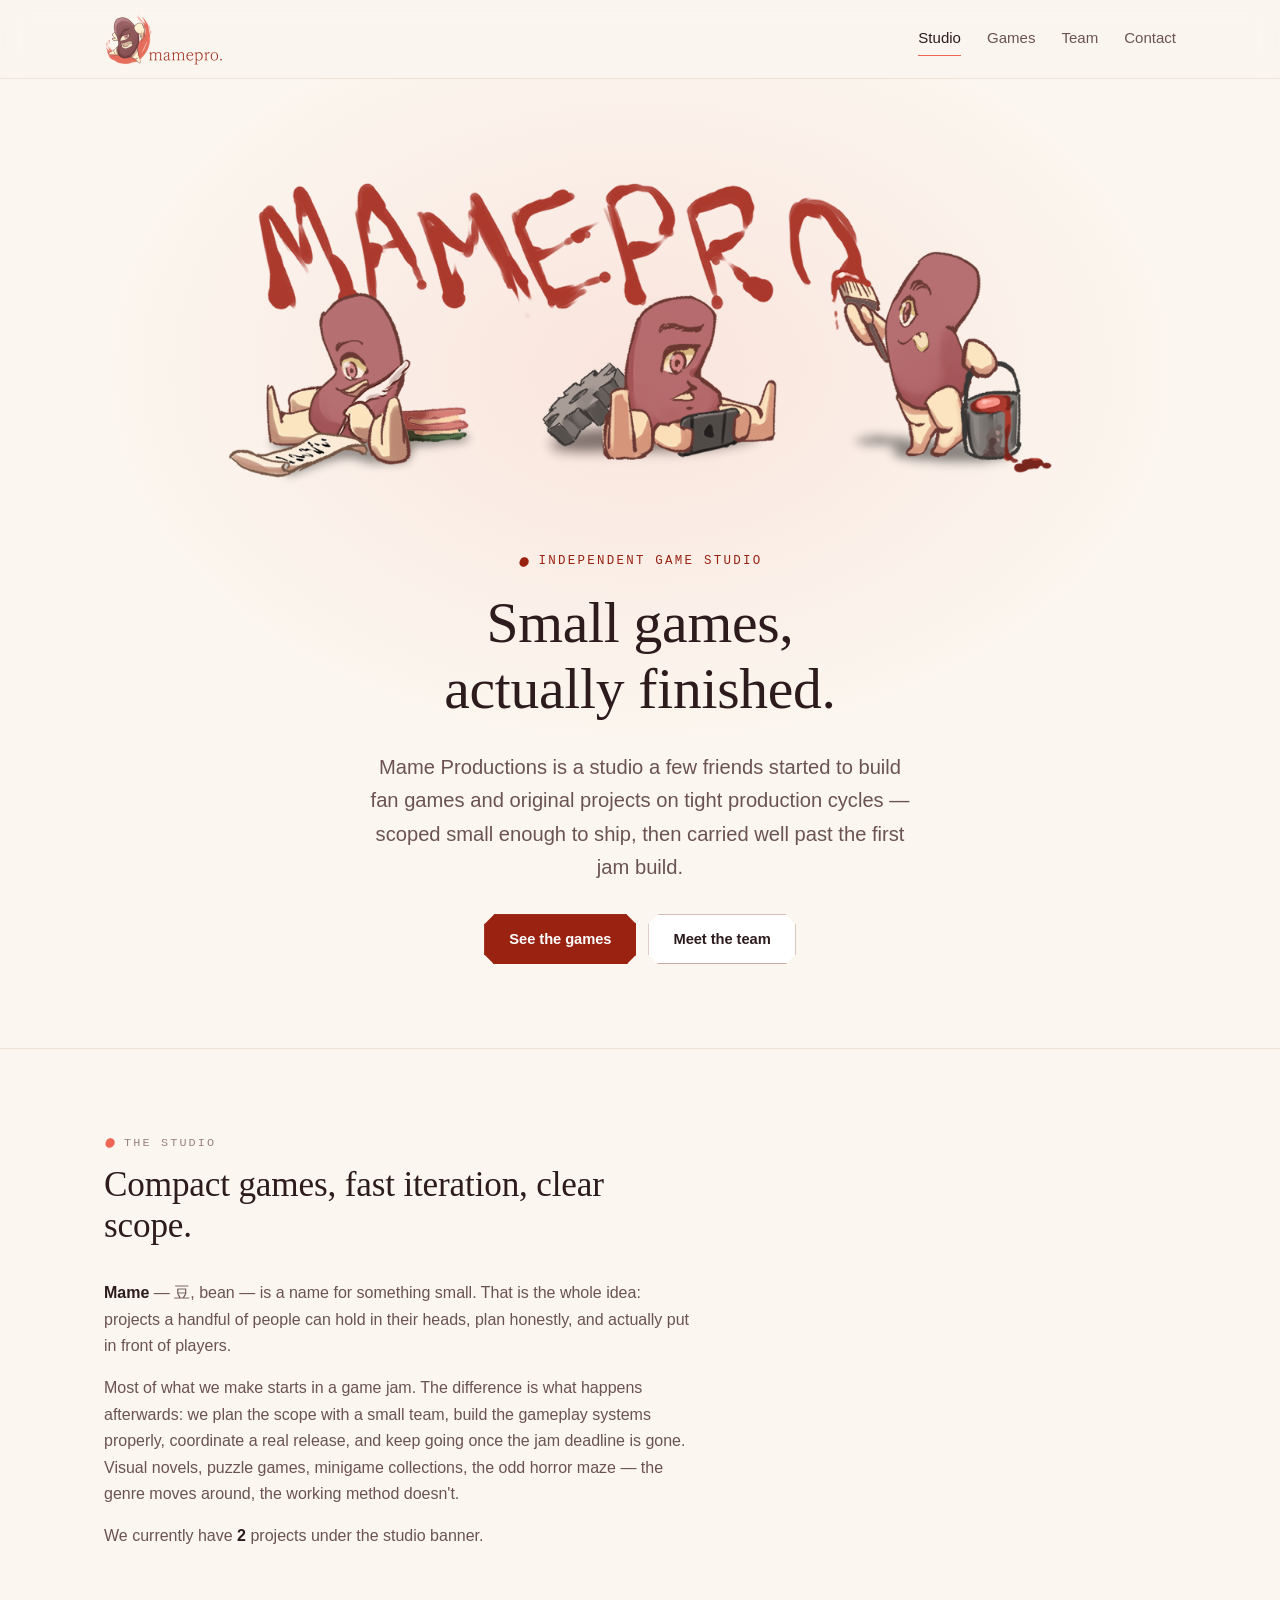
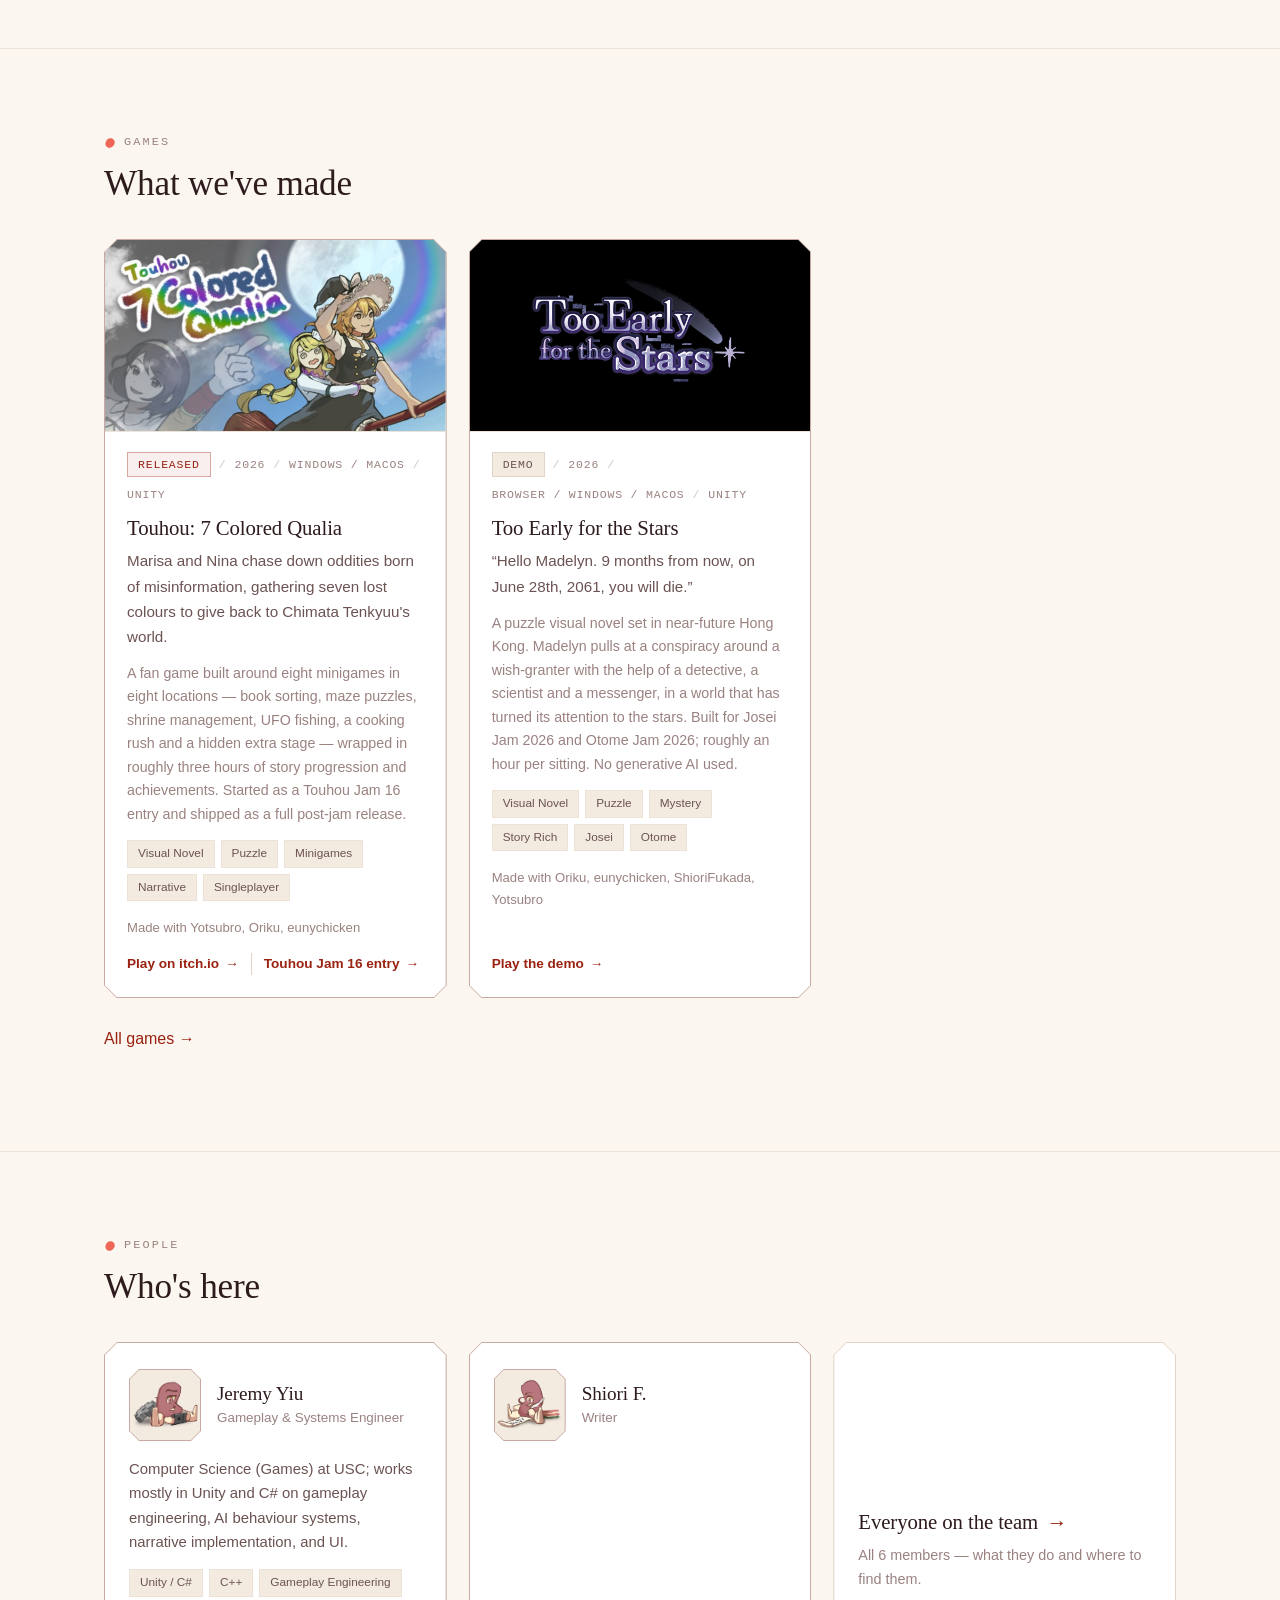
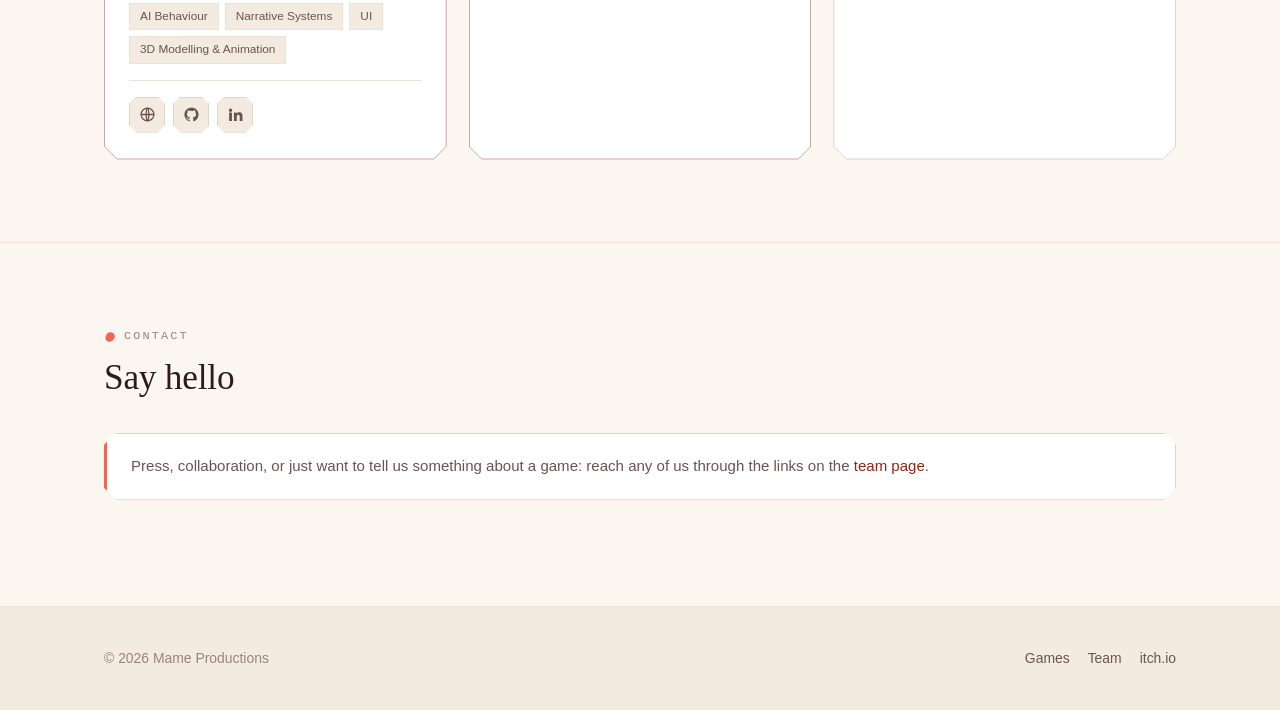
<file: index.html>
<!DOCTYPE html>
<html lang="en">
<head>
<meta charset="utf-8">
<meta name="viewport" content="width=device-width, initial-scale=1">
<title>Mame Productions — small games, finished</title>
<meta name="description" content="Mame Productions is a small independent game studio building compact games with fast iteration and a clear scope.">
<link rel="canonical" href="https://mameproduction.com/">
<meta property="og:url" content="https://mameproduction.com/">
<meta property="og:site_name" content="Mame Productions">
<meta property="og:title" content="Mame Productions">
<meta property="og:description" content="A small independent game studio building compact games with fast iteration and a clear scope.">
<meta property="og:type" content="website">
<meta property="og:image" content="https://mameproduction.com/assets/img/brand/mamepro-hero.png">
<meta property="og:image:width" content="1130">
<meta property="og:image:height" content="440">
<meta property="og:image:alt" content="Three bean characters writing, playing and painting beneath MAMEPRO brushed in red">
<meta name="twitter:card" content="summary_large_image">
<link rel="icon" type="image/png" sizes="64x64" href="assets/img/brand/favicon-64.png">
<link rel="apple-touch-icon" href="assets/img/brand/favicon-180.png">
<link rel="stylesheet" href="assets/css/style.css">
</head>
<body>

<a class="skip-link" href="#main">Skip to content</a>

<header class="site-header">
  <div class="wrap">
    <a class="brand" href="index.html" aria-label="Mame Productions home">
      <img src="assets/img/brand/mamepro-logo-480.png" alt="mamepro." width="480" height="240">
    </a>
    <button class="nav-toggle" type="button" aria-expanded="false" aria-controls="nav" aria-label="Menu">
      <svg width="20" height="20" viewBox="0 0 24 24" fill="none" stroke="currentColor" stroke-width="2" stroke-linecap="round"><path d="M4 7h16M4 12h16M4 17h16"/></svg>
    </button>
    <nav class="nav" id="nav">
      <a href="index.html" aria-current="page">Studio</a>
      <a href="games.html">Games</a>
      <a href="team.html">Team</a>
      <a href="#contact">Contact</a>
    </nav>
  </div>
</header>

<main id="main">

  <section class="hero">
    <div class="wrap">
      <div class="hero-banner">
        <img src="assets/img/brand/mamepro-hero.png" alt="Three bean characters writing, playing and painting beneath MAMEPRO brushed in red" width="1130" height="440" fetchpriority="high">
      </div>
      <div class="hero-copy">
        <p class="eyebrow">
          <svg class="bean" viewBox="0 0 12 12" aria-hidden="true"><path d="M3.5 2.2C5.2.7 8 1 9.6 2.6c1.8 1.8 1.5 4.6-.4 6.4-1.6 1.5-3.4 2.3-5.4 1.4C1.7 9.5 1 7.4 1.6 5.6c.4-1.3 1-2.6 1.9-3.4Z"/></svg>
          Independent game studio
        </p>
        <h1>Small games,<br>actually finished.</h1>
        <p class="lede">
          Mame Productions is a studio a few friends started to build fan games and
          original projects on tight production cycles &mdash; scoped small enough to
          ship, then carried well past the first jam build.
        </p>
        <div class="hero-actions">
          <a class="btn btn-primary chamfer" href="games.html">See the games</a>
          <a class="btn chamfer" href="team.html">Meet the team</a>
        </div>
      </div>
    </div>
  </section>

  <section class="section" id="studio">
    <div class="wrap">
      <div class="section-head">
        <p class="kicker">
          <svg class="bean" viewBox="0 0 12 12" aria-hidden="true"><path d="M3.5 2.2C5.2.7 8 1 9.6 2.6c1.8 1.8 1.5 4.6-.4 6.4-1.6 1.5-3.4 2.3-5.4 1.4C1.7 9.5 1 7.4 1.6 5.6c.4-1.3 1-2.6 1.9-3.4Z"/></svg>
          The studio
        </p>
        <h2>Compact games, fast iteration, clear scope.</h2>
      </div>
      <div class="prose">
        <p>
          <strong>Mame</strong> &mdash; 豆, bean &mdash; is a name for something small.
          That is the whole idea: projects a handful of people can hold in their heads,
          plan honestly, and actually put in front of players.
        </p>
        <p>
          Most of what we make starts in a game jam. The difference is what happens
          afterwards: we plan the scope with a small team, build the gameplay systems
          properly, coordinate a real release, and keep going once the jam deadline is
          gone. Visual novels, puzzle games, minigame collections, the odd horror maze
          &mdash; the genre moves around, the working method doesn't.
        </p>
        <p>
          We currently have <strong data-count="games">2</strong> projects under the
          studio banner.
        </p>
      </div>
    </div>
  </section>

  <section class="section" id="games">
    <div class="wrap">
      <div class="section-head">
        <p class="kicker">
          <svg class="bean" viewBox="0 0 12 12" aria-hidden="true"><path d="M3.5 2.2C5.2.7 8 1 9.6 2.6c1.8 1.8 1.5 4.6-.4 6.4-1.6 1.5-3.4 2.3-5.4 1.4C1.7 9.5 1 7.4 1.6 5.6c.4-1.3 1-2.6 1.9-3.4Z"/></svg>
          Games
        </p>
        <h2>What we've made</h2>
      </div>
      <div class="game-grid" data-games="studio"></div>
      <p style="margin-top:28px"><a href="games.html">All games &rarr;</a></p>
    </div>
  </section>

  <section class="section" id="team">
    <div class="wrap">
      <div class="section-head">
        <p class="kicker">
          <svg class="bean" viewBox="0 0 12 12" aria-hidden="true"><path d="M3.5 2.2C5.2.7 8 1 9.6 2.6c1.8 1.8 1.5 4.6-.4 6.4-1.6 1.5-3.4 2.3-5.4 1.4C1.7 9.5 1 7.4 1.6 5.6c.4-1.3 1-2.6 1.9-3.4Z"/></svg>
          People
        </p>
        <h2>Who's here</h2>
      </div>
      <div class="team-grid" data-team="preview"></div>
    </div>
  </section>

  <section class="section" id="contact">
    <div class="wrap">
      <div class="section-head">
        <p class="kicker">
          <svg class="bean" viewBox="0 0 12 12" aria-hidden="true"><path d="M3.5 2.2C5.2.7 8 1 9.6 2.6c1.8 1.8 1.5 4.6-.4 6.4-1.6 1.5-3.4 2.3-5.4 1.4C1.7 9.5 1 7.4 1.6 5.6c.4-1.3 1-2.6 1.9-3.4Z"/></svg>
          Contact
        </p>
        <h2>Say hello</h2>
      </div>
      <div class="callout chamfer" style="--chamfer:12px">
        <p>
          Press, collaboration, or just want to tell us something about a game:
          reach any of us through the links on the <a href="team.html">team page</a>.
        </p>
      </div>
    </div>
  </section>

</main>

<footer class="site-footer">
  <div class="wrap">
    <p>&copy; <span data-year>2026</span> Mame Productions</p>
    <nav class="footer-links">
      <a href="games.html">Games</a>
      <a href="team.html">Team</a>
      <a href="https://oriku.itch.io" target="_blank" rel="noopener">itch.io</a>
    </nav>
  </div>
</footer>

<script src="data/games.js"></script>
<script src="data/members.js"></script>
<script src="assets/js/main.js"></script>
</body>
</html>
</file>
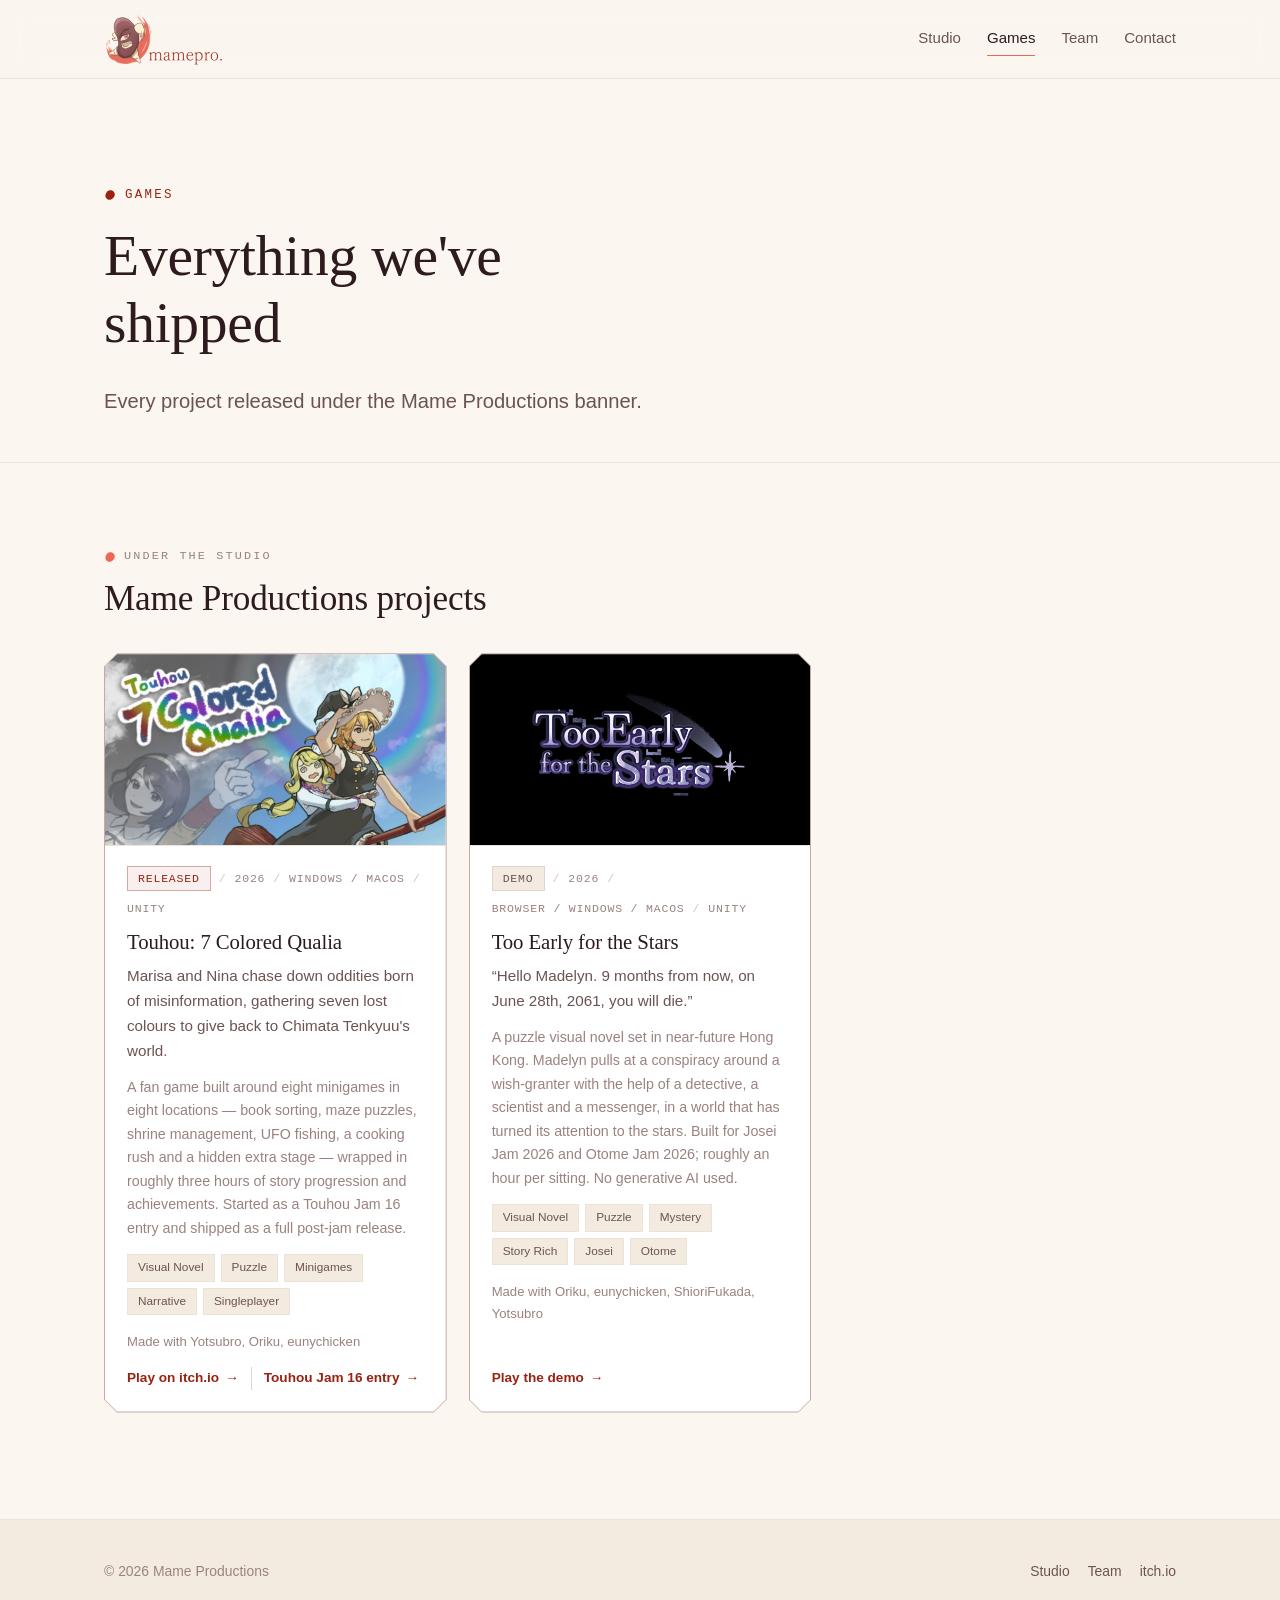
<file: games.html>
<!DOCTYPE html>
<html lang="en">
<head>
<meta charset="utf-8">
<meta name="viewport" content="width=device-width, initial-scale=1">
<title>Games — Mame Productions</title>
<meta name="description" content="Games made at Mame Productions.">
<link rel="canonical" href="https://mameproduction.com/games.html">
<meta property="og:url" content="https://mameproduction.com/games.html">
<meta property="og:site_name" content="Mame Productions">
<meta property="og:title" content="Games — Mame Productions">
<meta property="og:description" content="Games made at Mame Productions.">
<meta property="og:type" content="website">
<meta property="og:image" content="https://mameproduction.com/assets/img/brand/mamepro-hero.png">
<meta property="og:image:width" content="1130">
<meta property="og:image:height" content="440">
<meta property="og:image:alt" content="Three bean characters writing, playing and painting beneath MAMEPRO brushed in red">
<meta name="twitter:card" content="summary_large_image">
<link rel="icon" type="image/png" sizes="64x64" href="assets/img/brand/favicon-64.png">
<link rel="apple-touch-icon" href="assets/img/brand/favicon-180.png">
<link rel="stylesheet" href="assets/css/style.css">
</head>
<body>

<a class="skip-link" href="#main">Skip to content</a>

<header class="site-header">
  <div class="wrap">
    <a class="brand" href="index.html" aria-label="Mame Productions home">
      <img src="assets/img/brand/mamepro-logo-480.png" alt="mamepro." width="480" height="240">
    </a>
    <button class="nav-toggle" type="button" aria-expanded="false" aria-controls="nav" aria-label="Menu">
      <svg width="20" height="20" viewBox="0 0 24 24" fill="none" stroke="currentColor" stroke-width="2" stroke-linecap="round"><path d="M4 7h16M4 12h16M4 17h16"/></svg>
    </button>
    <nav class="nav" id="nav">
      <a href="index.html">Studio</a>
      <a href="games.html" aria-current="page">Games</a>
      <a href="team.html">Team</a>
      <a href="index.html#contact">Contact</a>
    </nav>
  </div>
</header>

<main id="main">

  <section class="hero is-plain" style="padding-bottom:24px">
    <div class="wrap"><div class="hero-copy">
      <p class="eyebrow">
        <svg class="bean" viewBox="0 0 12 12" aria-hidden="true"><path d="M3.5 2.2C5.2.7 8 1 9.6 2.6c1.8 1.8 1.5 4.6-.4 6.4-1.6 1.5-3.4 2.3-5.4 1.4C1.7 9.5 1 7.4 1.6 5.6c.4-1.3 1-2.6 1.9-3.4Z"/></svg>
        Games
      </p>
      <h1>Everything we've shipped</h1>
      <p class="lede">
        Every project released under the Mame Productions banner.
      </p>
    </div></div>
  </section>

  <section class="section">
    <div class="wrap">
      <div class="section-head">
        <p class="kicker">
          <svg class="bean" viewBox="0 0 12 12" aria-hidden="true"><path d="M3.5 2.2C5.2.7 8 1 9.6 2.6c1.8 1.8 1.5 4.6-.4 6.4-1.6 1.5-3.4 2.3-5.4 1.4C1.7 9.5 1 7.4 1.6 5.6c.4-1.3 1-2.6 1.9-3.4Z"/></svg>
          Under the studio
        </p>
        <h2>Mame Productions projects</h2>
      </div>
      <div class="game-grid" data-games="studio"></div>
    </div>
  </section>


</main>

<footer class="site-footer">
  <div class="wrap">
    <p>&copy; <span data-year>2026</span> Mame Productions</p>
    <nav class="footer-links">
      <a href="index.html">Studio</a>
      <a href="team.html">Team</a>
      <a href="https://oriku.itch.io" target="_blank" rel="noopener">itch.io</a>
    </nav>
  </div>
</footer>

<script src="data/games.js"></script>
<script src="data/members.js"></script>
<script src="assets/js/main.js"></script>
</body>
</html>
</file>
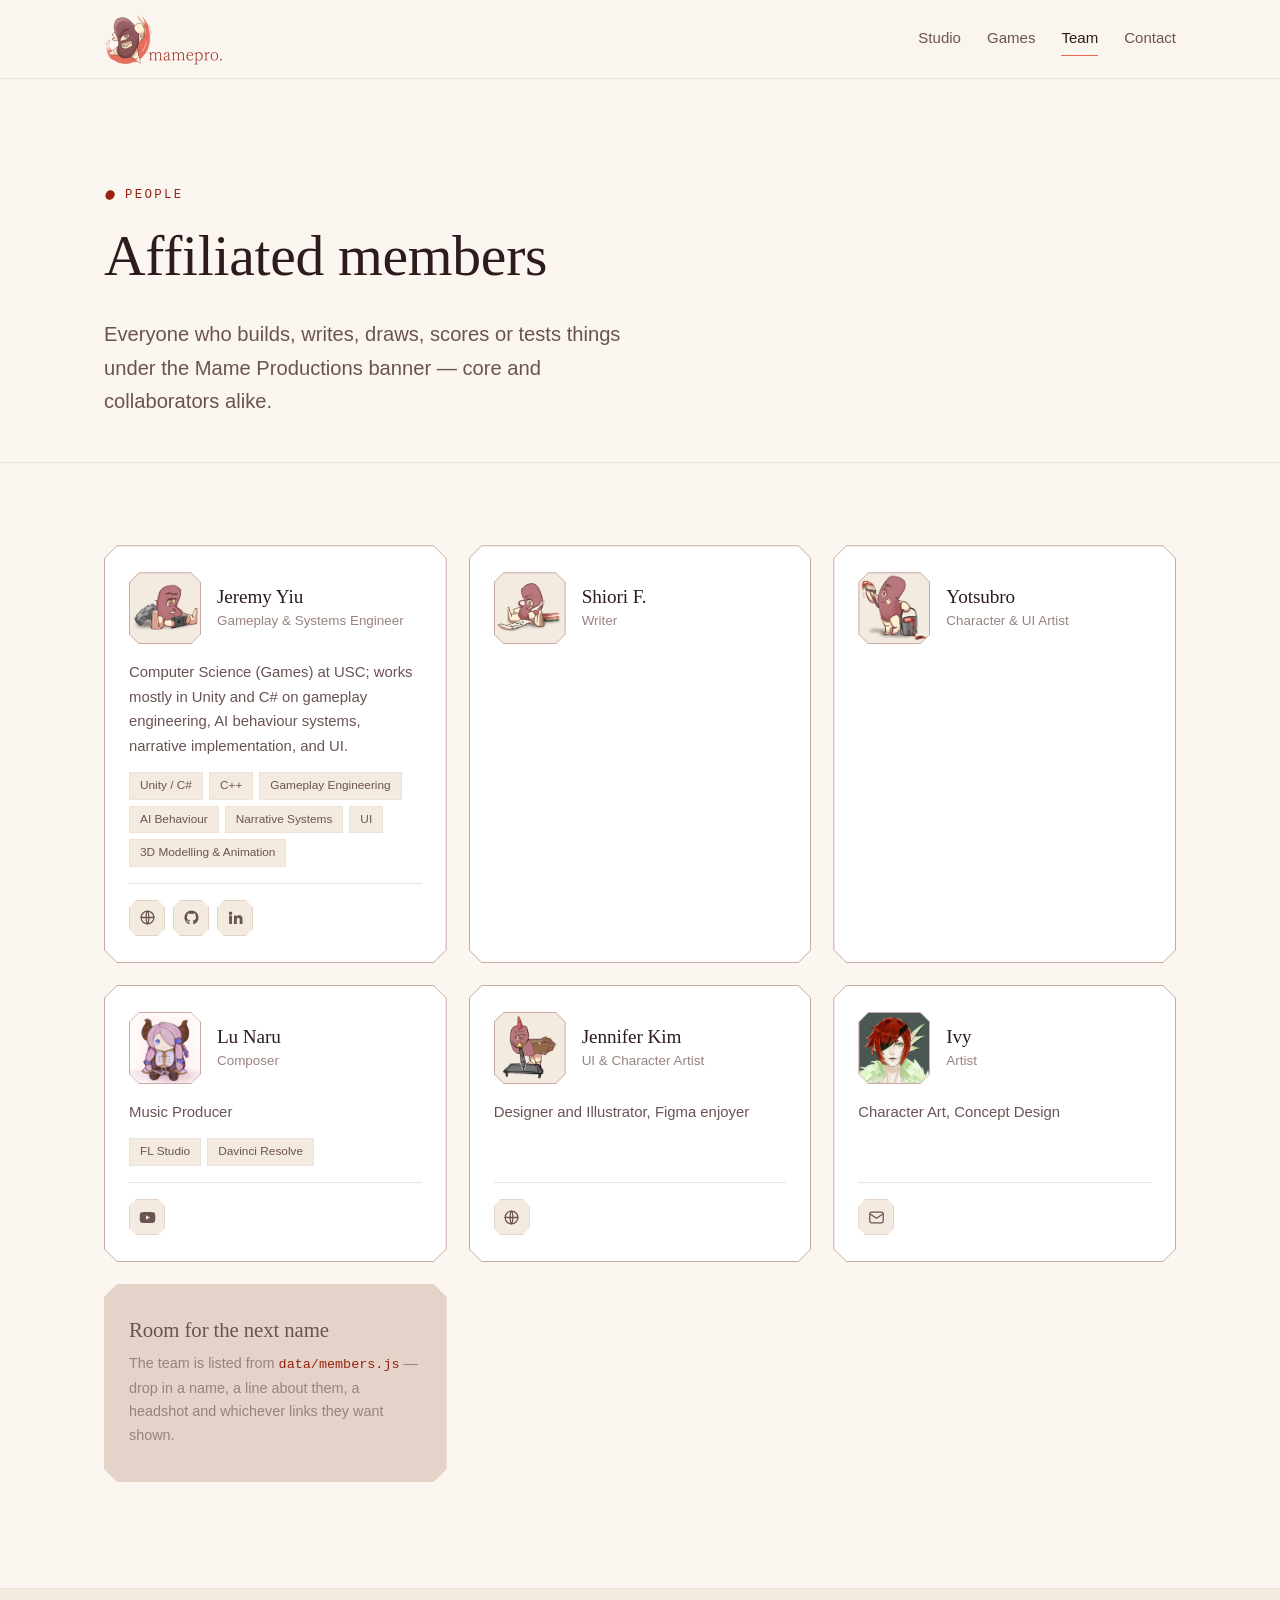
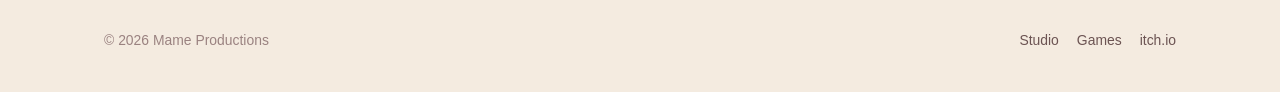
<file: team.html>
<!DOCTYPE html>
<html lang="en">
<head>
<meta charset="utf-8">
<meta name="viewport" content="width=device-width, initial-scale=1">
<title>Team — Mame Productions</title>
<meta name="description" content="The people affiliated with Mame Productions.">
<link rel="canonical" href="https://mameproduction.com/team.html">
<meta property="og:url" content="https://mameproduction.com/team.html">
<meta property="og:site_name" content="Mame Productions">
<meta property="og:title" content="Team — Mame Productions">
<meta property="og:description" content="The people affiliated with Mame Productions.">
<meta property="og:type" content="website">
<meta property="og:image" content="https://mameproduction.com/assets/img/brand/mamepro-hero.png">
<meta property="og:image:width" content="1130">
<meta property="og:image:height" content="440">
<meta property="og:image:alt" content="Three bean characters writing, playing and painting beneath MAMEPRO brushed in red">
<meta name="twitter:card" content="summary_large_image">
<link rel="icon" type="image/png" sizes="64x64" href="assets/img/brand/favicon-64.png">
<link rel="apple-touch-icon" href="assets/img/brand/favicon-180.png">
<link rel="stylesheet" href="assets/css/style.css">
</head>
<body>

<a class="skip-link" href="#main">Skip to content</a>

<header class="site-header">
  <div class="wrap">
    <a class="brand" href="index.html" aria-label="Mame Productions home">
      <img src="assets/img/brand/mamepro-logo-480.png" alt="mamepro." width="480" height="240">
    </a>
    <button class="nav-toggle" type="button" aria-expanded="false" aria-controls="nav" aria-label="Menu">
      <svg width="20" height="20" viewBox="0 0 24 24" fill="none" stroke="currentColor" stroke-width="2" stroke-linecap="round"><path d="M4 7h16M4 12h16M4 17h16"/></svg>
    </button>
    <nav class="nav" id="nav">
      <a href="index.html">Studio</a>
      <a href="games.html">Games</a>
      <a href="team.html" aria-current="page">Team</a>
      <a href="index.html#contact">Contact</a>
    </nav>
  </div>
</header>

<main id="main">

  <section class="hero is-plain" style="padding-bottom:24px">
    <div class="wrap"><div class="hero-copy">
      <p class="eyebrow">
        <svg class="bean" viewBox="0 0 12 12" aria-hidden="true"><path d="M3.5 2.2C5.2.7 8 1 9.6 2.6c1.8 1.8 1.5 4.6-.4 6.4-1.6 1.5-3.4 2.3-5.4 1.4C1.7 9.5 1 7.4 1.6 5.6c.4-1.3 1-2.6 1.9-3.4Z"/></svg>
        People
      </p>
      <h1>Affiliated members</h1>
      <p class="lede">
        Everyone who builds, writes, draws, scores or tests things under the Mame
        Productions banner &mdash; core and collaborators alike.
      </p>
    </div></div>
  </section>

  <section class="section">
    <div class="wrap">
      <div class="team-grid" data-team="full"></div>
    </div>
  </section>

</main>

<footer class="site-footer">
  <div class="wrap">
    <p>&copy; <span data-year>2026</span> Mame Productions</p>
    <nav class="footer-links">
      <a href="index.html">Studio</a>
      <a href="games.html">Games</a>
      <a href="https://oriku.itch.io" target="_blank" rel="noopener">itch.io</a>
    </nav>
  </div>
</footer>

<script src="data/games.js"></script>
<script src="data/members.js"></script>
<script src="assets/js/main.js"></script>
</body>
</html>
</file>
<file: assets/css/style.css>
/* =========================================================================
   Mame Productions - site styles

   The palette is sampled from the studio logo: cream paper, the bean's own
   maroon for edges and small type, the wordmark's dark red for anything you
   can click, and the coral of the brush swoosh for hover and highlights.
   Headings are set in a serif to sit beside the "mamepro." lockup. Corners
   are cut at 45 degrees throughout - the one thing kept from the first pass.
   ========================================================================= */

:root {
  --bg:          #fbf6ef;
  --bg-raised:   #f4ebe0;
  --bg-card:     #ffffff;
  --bg-card-2:   #fffdf9;
  --line:        #e3d3c8;
  --line-soft:   #ede2d8;
  --edge:        #c9a9a4;
  --ink:         #2d1b1d;
  --ink-dim:     #6b5352;
  --ink-faint:   #9a8280;
  --accent:      #992211;
  --accent-hover:#7a1a0d;
  --accent-soft: rgba(153, 34, 17, .07);
  --accent-line: rgba(153, 34, 17, .35);
  --accent-ink:  #ffffff;
  --coral:       #ee6655;
  --coral-soft:  rgba(238, 102, 85, .12);
  --maroon:      #885555;
  --chamfer:     12px;
  --maxw:        1120px;
  --font: "Inter", -apple-system, BlinkMacSystemFont, "Segoe UI", Roboto,
          "Helvetica Neue", Arial, sans-serif;
  --serif: "Iowan Old Style", "Palatino Linotype", Palatino, Georgia,
           "Times New Roman", serif;
  --mono: ui-monospace, SFMono-Regular, "SF Mono", Menlo, Consolas, monospace;
}

*, *::before, *::after { box-sizing: border-box; }

html { scroll-behavior: smooth; scroll-padding-top: 92px; }

body {
  margin: 0;
  background: var(--bg);
  color: var(--ink);
  font-family: var(--font);
  font-size: 16px;
  line-height: 1.65;
  -webkit-font-smoothing: antialiased;
}

img { max-width: 100%; display: block; }
a { color: var(--accent); text-decoration: none; }
a:hover { color: var(--accent-hover); text-decoration: underline; text-underline-offset: 3px; }

h1, h2, h3, h4 {
  font-family: var(--serif); font-weight: 500;
  line-height: 1.15; margin: 0 0 .5em; letter-spacing: -.005em;
  color: var(--ink);
}
h1 { font-size: clamp(2.3rem, 6vw, 3.6rem); }
h2 { font-size: clamp(1.6rem, 3.4vw, 2.2rem); }
h3 { font-size: 1.3rem; }
p  { margin: 0 0 1em; }

.wrap { width: 100%; max-width: var(--maxw); margin-inline: auto; padding-inline: 24px; }

/* The cut corner. */
.chamfer, .plate, .plate-in, .headshot, .headshot-in {
  clip-path: polygon(
    var(--chamfer) 0, calc(100% - var(--chamfer)) 0, 100% var(--chamfer),
    100% calc(100% - var(--chamfer)), calc(100% - var(--chamfer)) 100%,
    var(--chamfer) 100%, 0 calc(100% - var(--chamfer)), 0 var(--chamfer)
  );
}

/* A plate is a chamfered card. clip-path would shear a normal border off at
   the diagonals, so the edge is a 1px parent behind a slightly tighter inner
   panel. */
.plate {
  --chamfer: 13px;
  display: flex; padding: 1px;
  background: var(--edge);
  transition: background .18s ease, transform .18s ease;
}
.plate > .plate-in {
  --chamfer: 12px;
  flex: 1; min-width: 0;
  display: flex; flex-direction: column;
  background: var(--bg-card);
  transition: background .18s ease;
}
.plate:hover { background: var(--coral); transform: translateY(-2px); }
.plate:hover > .plate-in { background: var(--bg-card-2); }

/* ---------------------------------------------------------------- header */

.site-header {
  position: sticky; top: 0; z-index: 50;
  background: rgba(251, 246, 239, .9);
  backdrop-filter: blur(14px);
  border-bottom: 1px solid var(--line-soft);
}
.site-header .wrap { display: flex; align-items: center; gap: 28px; height: 78px; }

/* The lockup is 2:1, so height is what sets how big the wordmark reads. */
.brand { display: flex; align-items: center; }
.brand img { height: 60px; width: auto; }
@media (max-width: 760px) { .brand img { height: 52px; } }

.nav { margin-left: auto; display: flex; align-items: center; gap: 26px; }
.nav a {
  color: var(--ink-dim); font-size: .94rem; font-weight: 500;
  padding: 4px 0; border-bottom: 1.5px solid transparent;
}
.nav a:hover { color: var(--ink); text-decoration: none; }
.nav a[aria-current="page"] { color: var(--ink); border-bottom-color: var(--coral); }

.nav-toggle {
  display: none; margin-left: auto;
  background: none; border: 1px solid var(--line); border-radius: 4px;
  color: var(--ink); padding: 7px 10px; cursor: pointer; line-height: 0;
}

@media (max-width: 760px) {
  .nav-toggle { display: block; }
  .nav {
    position: absolute; top: 74px; left: 0; right: 0;
    flex-direction: column; align-items: stretch; gap: 0;
    background: var(--bg); border-bottom: 1px solid var(--line);
    padding: 8px 24px 16px;
  }
  .nav[hidden] { display: none; }
  .nav a { padding: 12px 0; border-bottom: 1px solid var(--line-soft); }
}

/* ------------------------------------------------------------------ hero */

.hero { position: relative; padding: clamp(44px, 7vw, 80px) 0 clamp(48px, 8vw, 84px); }
.hero::before {
  content: ""; position: absolute; inset: 0; pointer-events: none;
  background: radial-gradient(ellipse 60% 55% at 50% 30%, var(--coral-soft), transparent 70%);
}
.hero > .wrap { position: relative; }

.hero-banner {
  width: min(100%, 880px); margin: 0 auto clamp(28px, 5vw, 48px);
}
.hero-banner img { width: 100%; height: auto; }

.hero-copy { text-align: center; max-width: 62ch; margin-inline: auto; }
.hero .eyebrow {
  display: inline-flex; align-items: center; gap: 9px;
  font-family: var(--mono); font-size: .78rem; letter-spacing: .18em;
  text-transform: uppercase; color: var(--accent); margin-bottom: 18px;
}
.hero .lede { font-size: clamp(1.05rem, 2.2vw, 1.26rem); color: var(--ink-dim); }
.hero-actions { display: flex; flex-wrap: wrap; justify-content: center; gap: 12px; margin-top: 30px; }

/* Sub-page heroes have no banner: left-aligned like the rest, and without the
   glow, which only makes sense sitting behind the artwork. */
.hero.is-plain .hero-copy { text-align: left; margin-inline: 0; }
.hero.is-plain .hero-actions { justify-content: flex-start; }
.hero.is-plain { padding-top: clamp(56px, 10vw, 104px); }
.hero.is-plain::before { display: none; }

/* small bean, drawn rather than loaded */
.bean { width: 12px; height: 12px; flex: none; fill: currentColor; }

/* --------------------------------------------------------------- buttons */

.btn {
  --chamfer: 10px;
  display: inline-flex; align-items: center; gap: 9px;
  padding: 12px 24px;
  font-size: .92rem; font-weight: 580; letter-spacing: -.005em;
  border: 1px solid var(--edge); color: var(--ink);
  background: var(--bg-card);
  transition: background .16s ease, border-color .16s ease, color .16s ease;
}
.btn:hover { text-decoration: none; color: var(--ink); border-color: var(--coral); background: var(--bg-card-2); }
.btn-primary { background: var(--accent); border-color: var(--accent); color: var(--accent-ink); }
.btn-primary:hover { background: var(--accent-hover); border-color: var(--accent-hover); color: var(--accent-ink); }

/* -------------------------------------------------------------- sections */

.section { padding: clamp(48px, 8vw, 82px) 0; border-top: 1px solid var(--line-soft); }
.section-head { margin-bottom: 34px; max-width: 64ch; }
.section-head .kicker {
  display: inline-flex; align-items: center; gap: 8px;
  font-family: var(--mono); font-size: .74rem; letter-spacing: .18em;
  text-transform: uppercase; color: var(--ink-faint); margin-bottom: 12px;
}
.section-head .kicker .bean { color: var(--coral); }
.section-head p { color: var(--ink-dim); margin-bottom: 0; }

.prose { max-width: 66ch; color: var(--ink-dim); }
.prose strong { color: var(--ink); font-weight: 600; }

/* ------------------------------------------------------------ game cards */

.game-grid { display: grid; gap: 22px; grid-template-columns: repeat(auto-fill, minmax(310px, 1fr)); }

/* Every cover is a cream placard with the title's initials on it. Real art,
   when there is any, simply sits on top; if the file is missing the img removes
   itself and the placard is what you see. */
.game-cover {
  aspect-ratio: 16 / 9; overflow: hidden;
  border-bottom: 1px solid var(--line-soft);
  display: grid; place-items: center;
  background:
    radial-gradient(ellipse 80% 95% at 28% 18%, var(--coral-soft), transparent 62%),
    linear-gradient(145deg, #f7ecdf 0%, #f1e4d6 58%, #f5e9dc 100%);
}
.game-cover > * { grid-area: 1 / 1; }
.game-cover img { width: 100%; height: 100%; object-fit: cover; }
.game-cover .placard {
  font-family: var(--serif); font-size: 2.1rem; font-weight: 500;
  color: rgba(136, 85, 85, .55); letter-spacing: .1em;
}

.game-body { padding: 20px 22px 22px; display: flex; flex-direction: column; flex: 1; }
.game-meta {
  display: flex; flex-wrap: wrap; align-items: center; gap: 8px;
  font-family: var(--mono); font-size: .72rem; letter-spacing: .07em;
  text-transform: uppercase; color: var(--ink-faint); margin-bottom: 12px;
}
.game-meta .dot { opacity: .45; }
.status {
  padding: 2px 10px; border: 1px solid var(--line);
  color: var(--ink-dim); background: var(--bg-raised);
}
.status[data-status="Released"],
.status[data-status="Steam"] { color: var(--accent); border-color: var(--accent-line); background: var(--accent-soft); }

.game-body h3 { margin-bottom: 9px; }
.game-blurb { color: var(--ink-dim); font-size: .95rem; margin-bottom: 13px; }
.game-detail { color: var(--ink-faint); font-size: .89rem; margin-bottom: 14px; }

.tag-row { display: flex; flex-wrap: wrap; gap: 6px; margin-bottom: 16px; }
.tag {
  font-size: .74rem; padding: 3px 10px;
  background: var(--bg-raised); border: 1px solid var(--line-soft); color: var(--ink-dim);
}

.game-credits { font-size: .82rem; color: var(--ink-faint); margin-bottom: 14px; }
.game-links { margin-top: auto; display: flex; flex-wrap: wrap; align-items: center; gap: 8px 0; }
.game-links a { font-size: .85rem; font-weight: 550; display: inline-flex; align-items: center; gap: 6px; }
.game-links a::after { content: "\2192"; transition: transform .16s ease; }
.game-links a:hover::after { transform: translateX(3px); }
.game-links a + a { margin-left: 12px; padding-left: 12px; border-left: 1px solid var(--line); }

/* ------------------------------------------------------------ team cards */

.team-grid { display: grid; gap: 22px; grid-template-columns: repeat(auto-fill, minmax(300px, 1fr)); }

.member-body { padding: 26px 24px; display: flex; flex-direction: column; flex: 1; }

.member-head { display: flex; align-items: center; gap: 16px; margin-bottom: 16px; }

.headshot {
  --size: 72px; --chamfer: 10px;
  width: var(--size); height: var(--size); flex: none;
  padding: 1px; display: flex;
  background: var(--edge);
}
.headshot-in {
  --chamfer: 9px;
  flex: 1; overflow: hidden;
  background: var(--bg-raised);
  display: grid; place-items: center;
}
/* badge and photo share one grid cell: the photo simply covers the initials */
.headshot-in > * { grid-area: 1 / 1; }
.headshot img { width: 100%; height: 100%; object-fit: cover; }
.headshot .initials {
  font-family: var(--serif); font-size: 1.35rem; font-weight: 500;
  color: var(--maroon); letter-spacing: .04em;
}

.member-head h3 { margin: 0 0 3px; font-size: 1.2rem; }
.member-role { font-size: .84rem; color: var(--ink-faint); line-height: 1.45; }
.member-bio { font-size: .93rem; color: var(--ink-dim); margin-bottom: 14px; }

.member-links { margin-top: auto; padding-top: 16px; border-top: 1px solid var(--line-soft); display: flex; flex-wrap: wrap; gap: 8px; }
.member-links a {
  --chamfer: 7px;
  display: inline-flex; align-items: center; justify-content: center;
  width: 36px; height: 36px;
  border: 1px solid var(--line); background: var(--bg-raised); color: var(--ink-dim);
  transition: color .16s ease, border-color .16s ease, background .16s ease;
}
.member-links a:hover { color: var(--accent); border-color: var(--accent-line); background: var(--accent-soft); }
.member-links a svg { width: 17px; height: 17px; }

/* the empty plate holding a place for whoever comes next */
.plate.is-slot { background: var(--line); }
.plate.is-slot:hover { transform: none; background: var(--line); }
.plate.is-slot > .plate-in { background: transparent; }
.plate.is-slot:hover > .plate-in { background: transparent; }
.plate.is-slot .member-body { justify-content: center; color: var(--ink-faint); min-height: 196px; }
.plate.is-slot h3 { color: var(--ink-dim); }
.plate.is-slot p { font-size: .9rem; margin: 0; }
.plate.is-slot code { font-family: var(--mono); font-size: .84rem; color: var(--accent); }

/* the linked variant: same quiet plate at rest, unmistakably a button on hover */
.plate.is-link { text-decoration: none; cursor: pointer; }
.plate.is-link > .plate-in { background: var(--bg-card); }   /* cream like its neighbours, not the flooded slot fill */
.plate.is-link:hover { transform: translateY(-2px); background: var(--coral); }
.plate.is-link:hover > .plate-in { background: var(--bg-card-2); }
.plate.is-link h3 { color: var(--ink); display: inline-flex; align-items: center; gap: .4em; }
.plate.is-link .arrow { color: var(--accent); transition: transform .16s ease; }
.plate.is-link:hover .arrow { transform: translateX(4px); }
.plate.is-link p { color: var(--ink-faint); }
.plate.is-link:focus-visible { outline: 2px solid var(--accent); outline-offset: 3px; }

/* --------------------------------------------------------------- callout */

.callout {
  border: 1px solid var(--line); border-left: 3px solid var(--coral);
  background: var(--bg-card);
  padding: 20px 24px; color: var(--ink-dim); font-size: .94rem;
}
.callout p:last-child { margin-bottom: 0; }

/* ---------------------------------------------------------------- footer */

.site-footer { border-top: 1px solid var(--line-soft); padding: 40px 0; margin-top: 24px; background: var(--bg-raised); }
.site-footer .wrap { display: flex; flex-wrap: wrap; gap: 18px; align-items: center; justify-content: space-between; }
.site-footer p { margin: 0; color: var(--ink-faint); font-size: .87rem; }
.footer-links { display: flex; gap: 18px; font-size: .87rem; }
.footer-links a { color: var(--ink-dim); }

/* -------------------------------------------------------------- a11y etc */

.skip-link {
  position: absolute; left: -9999px; top: 0; z-index: 100;
  background: var(--accent); color: var(--accent-ink); padding: 10px 16px;
}
.skip-link:focus { left: 0; }

:focus-visible { outline: 2px solid var(--coral); outline-offset: 3px; }

.visually-hidden {
  position: absolute; width: 1px; height: 1px; overflow: hidden;
  clip: rect(0 0 0 0); clip-path: inset(50%); white-space: nowrap;
}

@media (prefers-reduced-motion: reduce) {
  html { scroll-behavior: auto; }
  * { transition-duration: .01ms !important; animation-duration: .01ms !important; }
}
</file>
